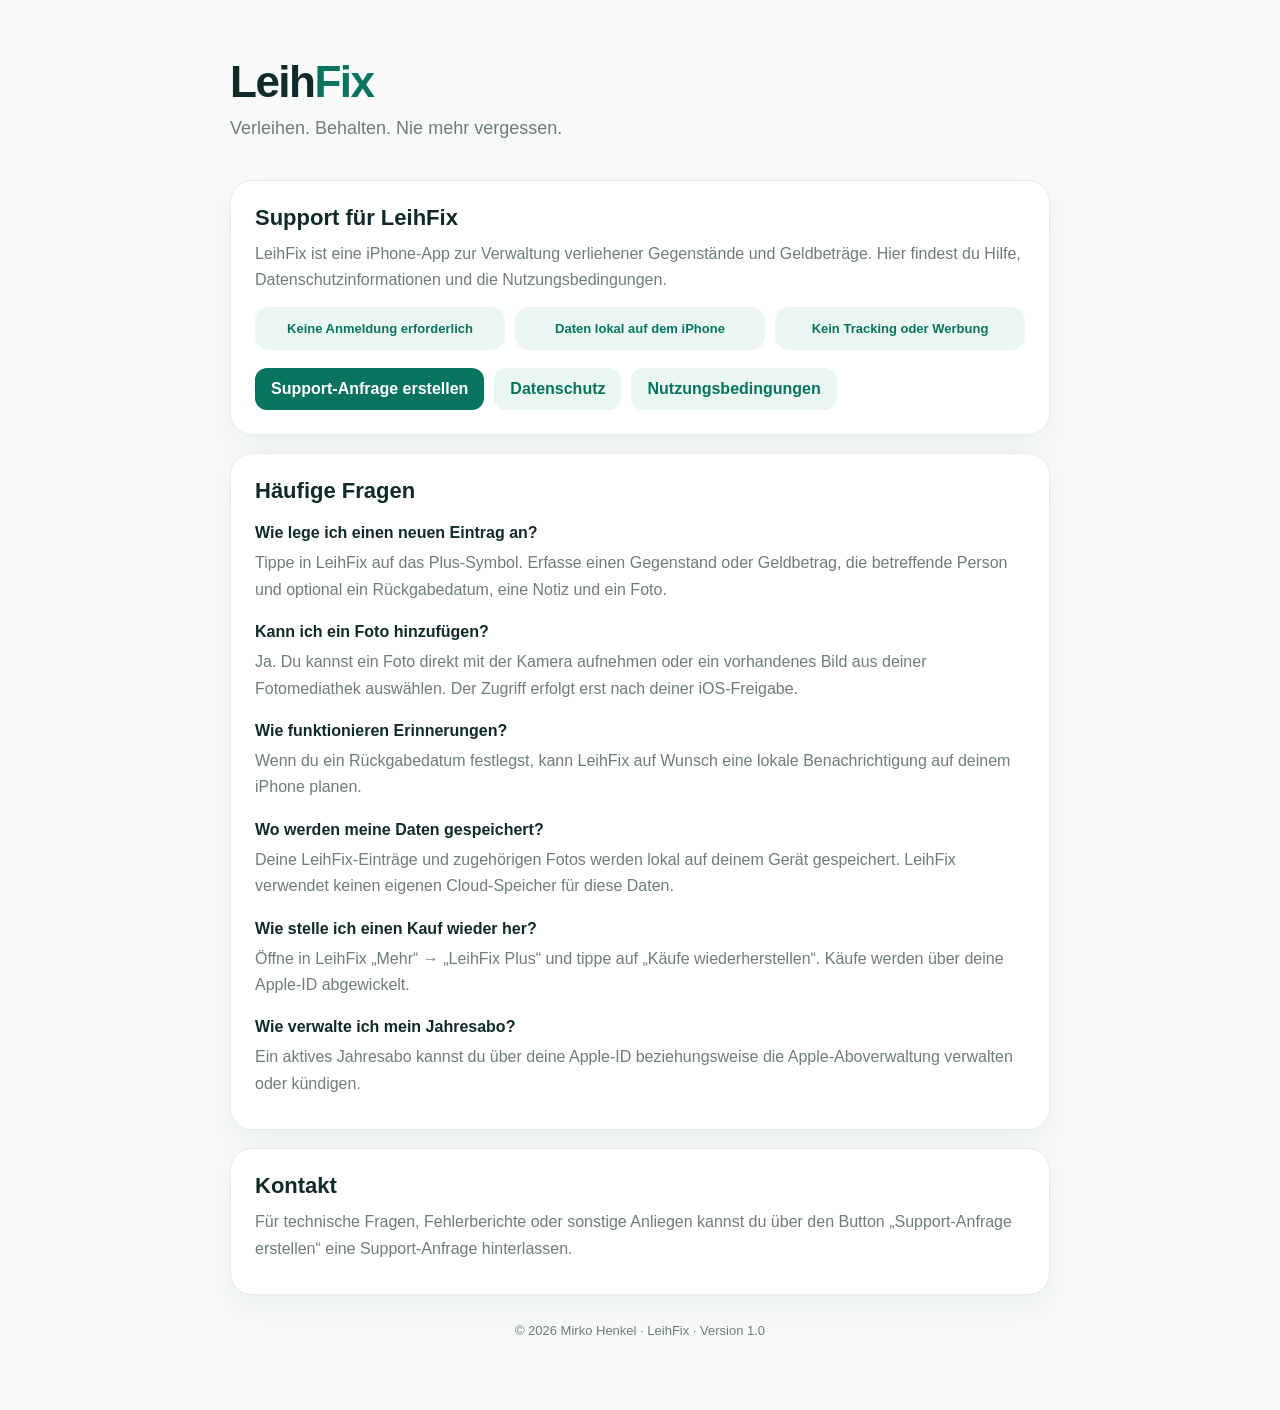
<file: index.html>
<!doctype html>
<html lang="de">
<head>
  <meta charset="utf-8">
  <meta name="viewport" content="width=device-width,initial-scale=1">
  <title>LeihFix – Support</title>
  <meta name="description" content="Offizielle Supportseite für die iPhone-App LeihFix. Hilfe, Datenschutz und Nutzungsbedingungen.">
  <style>
    :root{--green:#08745f;--dark:#102a2a;--muted:#6d7e7a;--mint:#e9f6f2;--border:#e4ece9;--bg:#f7faf9}
    *{box-sizing:border-box}
    body{margin:0;font-family:-apple-system,BlinkMacSystemFont,"Segoe UI",Roboto,Arial,sans-serif;background:var(--bg);color:var(--dark)}
    main{max-width:860px;margin:0 auto;padding:52px 20px 72px}
    .hero{padding:8px 0 18px}
    .brand{font-size:44px;line-height:1;font-weight:900;letter-spacing:-1.5px;margin:0;color:var(--dark)}
    .brand span{color:var(--green)}
    .tag{color:var(--muted);font-size:18px;margin:10px 0 0}
    .card{background:#fff;border:1px solid var(--border);border-radius:22px;padding:24px;margin:18px 0;box-shadow:0 12px 32px rgba(16,42,42,.05)}
    h2{margin:0 0 10px;font-size:22px} h3{margin:20px 0 6px;font-size:16px}
    p{line-height:1.65;color:var(--muted);margin:8px 0}
    a{color:var(--green);font-weight:700;text-decoration:none}
    a:hover{text-decoration:underline}
    .buttons{display:flex;gap:10px;flex-wrap:wrap;margin-top:18px}
    .button{display:inline-block;background:var(--green);color:#fff;padding:12px 16px;border-radius:12px}
    .button.secondary{background:var(--mint);color:var(--green)}
    .facts{display:grid;grid-template-columns:repeat(3,1fr);gap:10px;margin-top:14px}
    .fact{background:var(--mint);border-radius:14px;padding:14px;color:var(--green);font-size:13px;font-weight:800;text-align:center}
    footer{margin-top:28px;color:var(--muted);font-size:13px;text-align:center}
    @media(max-width:620px){.facts{grid-template-columns:1fr}.brand{font-size:38px}}
  </style>
</head>
<body>
<main>
  <header class="hero">
    <h1 class="brand">Leih<span>Fix</span></h1>
    <p class="tag">Verleihen. Behalten. Nie mehr vergessen.</p>
  </header>

  <section class="card">
    <h2>Support für LeihFix</h2>
    <p>LeihFix ist eine iPhone-App zur Verwaltung verliehener Gegenstände und Geldbeträge. Hier findest du Hilfe, Datenschutzinformationen und die Nutzungsbedingungen.</p>
    <div class="facts">
      <div class="fact">Keine Anmeldung erforderlich</div>
      <div class="fact">Daten lokal auf dem iPhone</div>
      <div class="fact">Kein Tracking oder Werbung</div>
    </div>
    <div class="buttons">
      <a class="button" href="https://github.com/ichkaufbeialdi/leihfix-support/issues/new">Support-Anfrage erstellen</a>
      <a class="button secondary" href="datenschutz.html">Datenschutz</a>
      <a class="button secondary" href="nutzungsbedingungen.html">Nutzungsbedingungen</a>
    </div>
  </section>

  <section class="card">
    <h2>Häufige Fragen</h2>
    <h3>Wie lege ich einen neuen Eintrag an?</h3>
    <p>Tippe in LeihFix auf das Plus-Symbol. Erfasse einen Gegenstand oder Geldbetrag, die betreffende Person und optional ein Rückgabedatum, eine Notiz und ein Foto.</p>

    <h3>Kann ich ein Foto hinzufügen?</h3>
    <p>Ja. Du kannst ein Foto direkt mit der Kamera aufnehmen oder ein vorhandenes Bild aus deiner Fotomediathek auswählen. Der Zugriff erfolgt erst nach deiner iOS-Freigabe.</p>

    <h3>Wie funktionieren Erinnerungen?</h3>
    <p>Wenn du ein Rückgabedatum festlegst, kann LeihFix auf Wunsch eine lokale Benachrichtigung auf deinem iPhone planen.</p>

    <h3>Wo werden meine Daten gespeichert?</h3>
    <p>Deine LeihFix-Einträge und zugehörigen Fotos werden lokal auf deinem Gerät gespeichert. LeihFix verwendet keinen eigenen Cloud-Speicher für diese Daten.</p>

    <h3>Wie stelle ich einen Kauf wieder her?</h3>
    <p>Öffne in LeihFix „Mehr“ → „LeihFix Plus“ und tippe auf „Käufe wiederherstellen“. Käufe werden über deine Apple-ID abgewickelt.</p>

    <h3>Wie verwalte ich mein Jahresabo?</h3>
    <p>Ein aktives Jahresabo kannst du über deine Apple-ID beziehungsweise die Apple-Aboverwaltung verwalten oder kündigen.</p>
  </section>

  <section class="card">
    <h2>Kontakt</h2>
    <p>Für technische Fragen, Fehlerberichte oder sonstige Anliegen kannst du über den Button „Support-Anfrage erstellen“ eine Support-Anfrage hinterlassen.</p>
  </section>

  <footer>© 2026 Mirko Henkel · LeihFix · Version 1.0</footer>
</main>
</body>
</html>
</file>
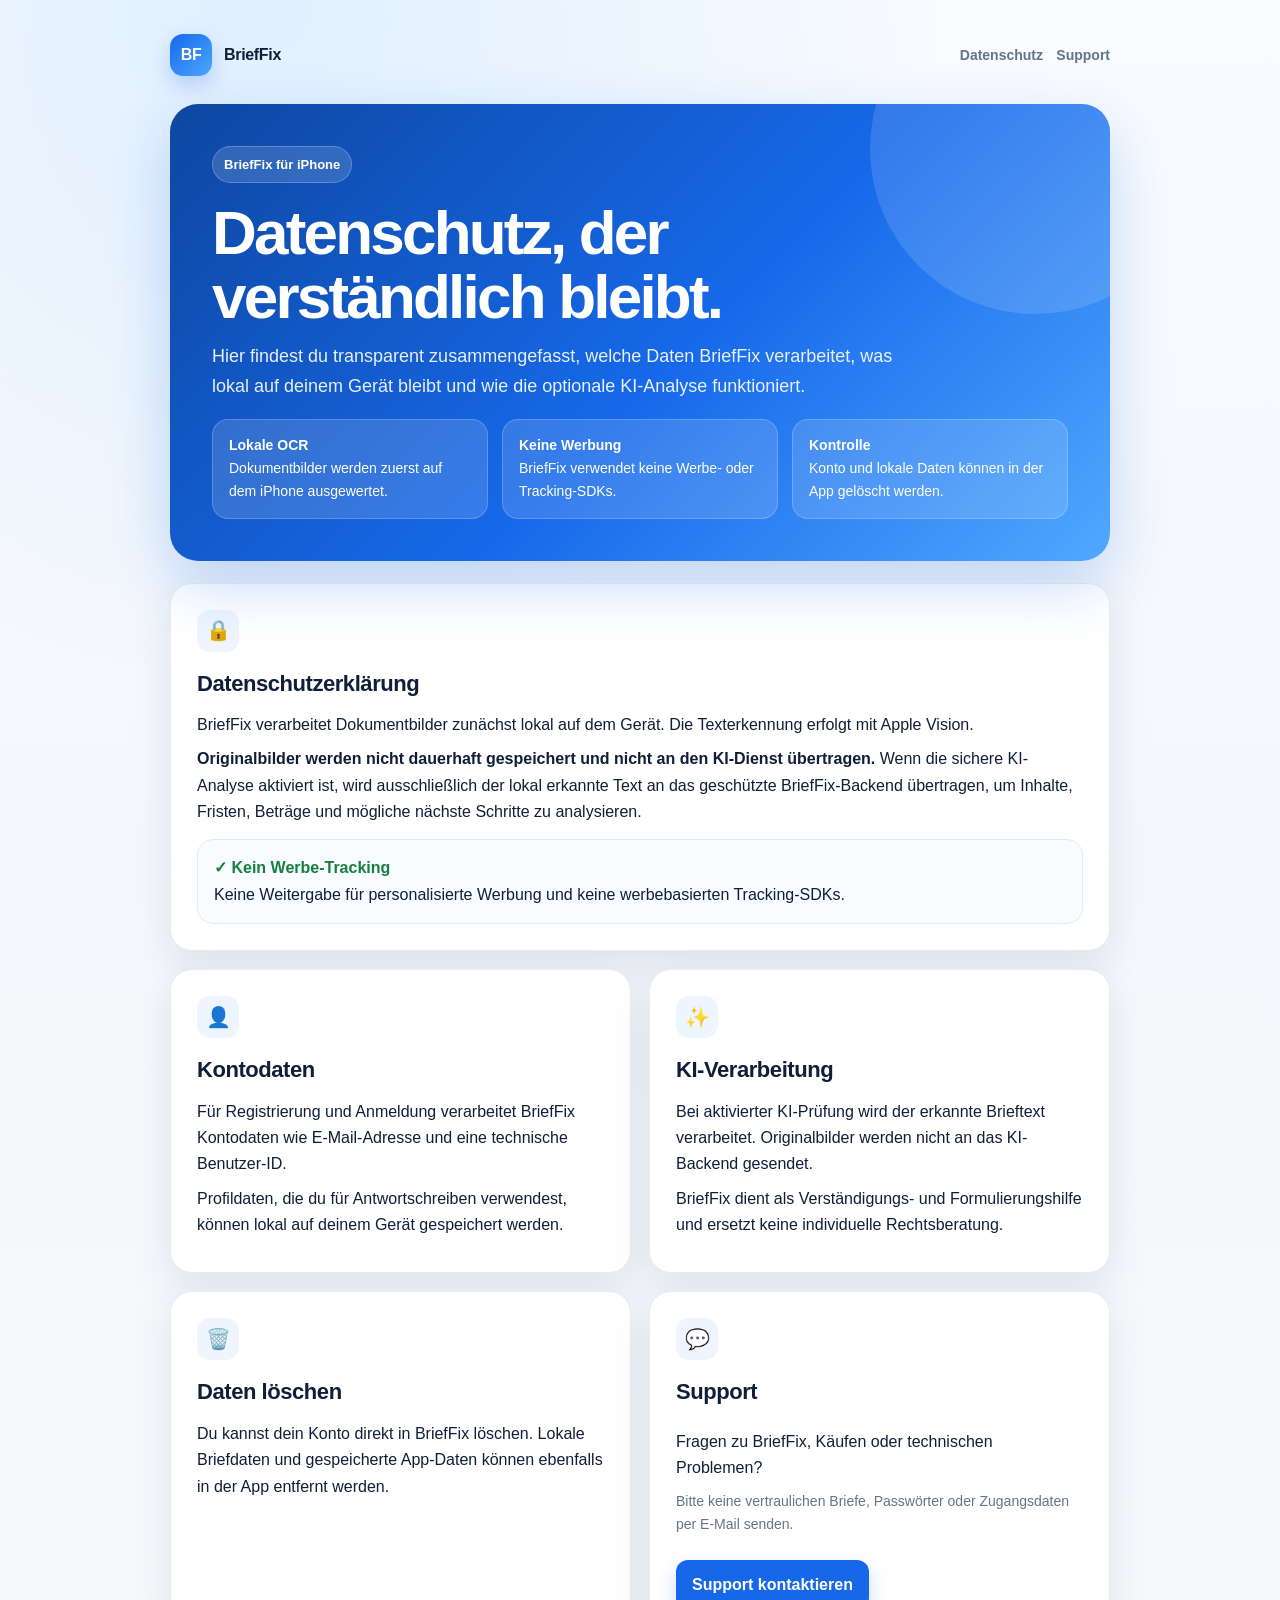
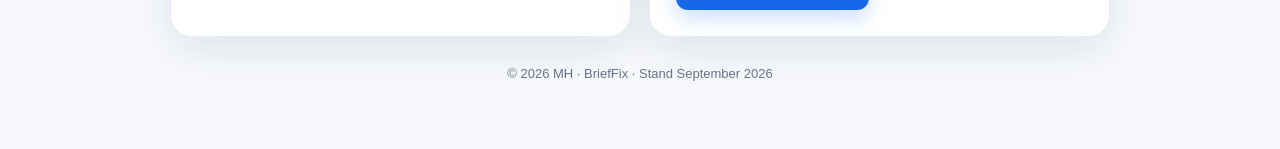
<file: brieffix/index.html>
<!doctype html>
<html lang="de">
<head>
<meta charset="utf-8">
<meta name="viewport" content="width=device-width,initial-scale=1,viewport-fit=cover">
<title>BriefFix – Datenschutz & Support</title>
<meta name="description" content="Datenschutz, KI-Verarbeitung und Support für die iOS-App BriefFix.">
<style>
:root{
  --bg:#f4f7fb;--card:#fff;--text:#0f1f38;--muted:#64748b;--line:#e7edf5;
  --blue:#1668e8;--blue2:#4ca7ff;--soft:#eef5ff;--green:#15803d;--shadow:0 14px 40px rgba(20,48,90,.10)
}
*{box-sizing:border-box}
html{scroll-behavior:smooth}
body{margin:0;font-family:-apple-system,BlinkMacSystemFont,"SF Pro Display","Segoe UI",sans-serif;background:
radial-gradient(circle at 20% 0%,rgba(76,167,255,.14),transparent 34%),
linear-gradient(180deg,#f8fbff 0%,var(--bg) 48%,#f7f9fc 100%);
color:var(--text);line-height:1.65}
.wrap{max-width:980px;margin:0 auto;padding:24px 20px 64px}
.nav{display:flex;align-items:center;justify-content:space-between;gap:16px;padding:10px 0 28px}
.brand{display:flex;align-items:center;gap:12px;font-weight:800;letter-spacing:-.02em}
.logo{width:42px;height:42px;border-radius:13px;display:grid;place-items:center;color:#fff;font-weight:900;
background:linear-gradient(135deg,var(--blue),var(--blue2));box-shadow:0 8px 20px rgba(22,104,232,.25)}
.nav a{color:var(--muted);text-decoration:none;font-weight:600;font-size:14px}
.hero{position:relative;overflow:hidden;border-radius:28px;padding:42px;
background:linear-gradient(135deg,#0d47a1 0%,#1769ea 55%,#51a8ff 100%);color:#fff;box-shadow:0 24px 60px rgba(22,104,232,.24)}
.hero:after{content:"";position:absolute;right:-90px;top:-120px;width:330px;height:330px;border-radius:50%;background:rgba(255,255,255,.13)}
.badge{display:inline-flex;gap:8px;align-items:center;padding:7px 11px;border-radius:999px;background:rgba(255,255,255,.15);
border:1px solid rgba(255,255,255,.22);font-size:13px;font-weight:700}
.hero h1{font-size:clamp(36px,6vw,62px);line-height:1.02;margin:18px 0 14px;letter-spacing:-.045em;max-width:760px}
.hero p{font-size:18px;max-width:700px;margin:0;color:rgba(255,255,255,.9)}
.quick{display:grid;grid-template-columns:repeat(3,1fr);gap:14px;margin:18px 0 0}
.quick .pill{background:rgba(255,255,255,.14);border:1px solid rgba(255,255,255,.2);border-radius:16px;padding:14px 16px;font-size:14px}
.grid{display:grid;grid-template-columns:1fr 1fr;gap:18px;margin-top:22px}
.card{background:var(--card);border:1px solid var(--line);border-radius:22px;padding:26px;box-shadow:var(--shadow)}
.card.wide{grid-column:1/-1}
.icon{width:42px;height:42px;border-radius:13px;background:var(--soft);display:grid;place-items:center;font-size:20px;margin-bottom:14px}
h2{font-size:22px;margin:0 0 10px;letter-spacing:-.02em}
h3{font-size:16px;margin:18px 0 6px}
p{margin:8px 0}
ul{padding-left:20px;margin:10px 0}
li{margin:5px 0}
.note{background:#f8fbff;border:1px solid #dcecff;border-radius:16px;padding:15px 16px;margin-top:14px}
.good{color:var(--green);font-weight:700}
.contact{display:flex;align-items:center;justify-content:space-between;gap:16px;flex-wrap:wrap}
.button{display:inline-flex;align-items:center;justify-content:center;padding:12px 16px;border-radius:12px;background:var(--blue);color:#fff;
text-decoration:none;font-weight:800;box-shadow:0 8px 20px rgba(22,104,232,.22)}
.meta{color:var(--muted);font-size:14px}
footer{margin-top:26px;text-align:center;color:var(--muted);font-size:13px}
@media(max-width:760px){
  .wrap{padding:16px 14px 44px}.hero{padding:28px 22px;border-radius:22px}.grid{grid-template-columns:1fr}.card.wide{grid-column:auto}
  .quick{grid-template-columns:1fr}.nav>div:last-child{display:none}
}
</style>
</head>
<body>
<div class="wrap">
  <nav class="nav">
    <div class="brand"><div class="logo">BF</div><div>BriefFix</div></div>
    <div><a href="#datenschutz">Datenschutz</a>&nbsp;&nbsp;&nbsp;<a href="#support">Support</a></div>
  </nav>

  <section class="hero">
    <span class="badge">BriefFix für iPhone</span>
    <h1>Datenschutz, der verständlich bleibt.</h1>
    <p>Hier findest du transparent zusammengefasst, welche Daten BriefFix verarbeitet, was lokal auf deinem Gerät bleibt und wie die optionale KI-Analyse funktioniert.</p>
    <div class="quick">
      <div class="pill"><strong>Lokale OCR</strong><br>Dokumentbilder werden zuerst auf dem iPhone ausgewertet.</div>
      <div class="pill"><strong>Keine Werbung</strong><br>BriefFix verwendet keine Werbe- oder Tracking-SDKs.</div>
      <div class="pill"><strong>Kontrolle</strong><br>Konto und lokale Daten können in der App gelöscht werden.</div>
    </div>
  </section>

  <div class="grid">
    <section class="card wide" id="datenschutz">
      <div class="icon">🔒</div>
      <h2>Datenschutzerklärung</h2>
      <p>BriefFix verarbeitet Dokumentbilder zunächst lokal auf dem Gerät. Die Texterkennung erfolgt mit Apple Vision.</p>
      <p><strong>Originalbilder werden nicht dauerhaft gespeichert und nicht an den KI-Dienst übertragen.</strong> Wenn die sichere KI-Analyse aktiviert ist, wird ausschließlich der lokal erkannte Text an das geschützte BriefFix-Backend übertragen, um Inhalte, Fristen, Beträge und mögliche nächste Schritte zu analysieren.</p>
      <div class="note">
        <span class="good">✓ Kein Werbe-Tracking</span><br>
        Keine Weitergabe für personalisierte Werbung und keine werbebasierten Tracking-SDKs.
      </div>
    </section>

    <section class="card">
      <div class="icon">👤</div>
      <h2>Kontodaten</h2>
      <p>Für Registrierung und Anmeldung verarbeitet BriefFix Kontodaten wie E-Mail-Adresse und eine technische Benutzer-ID.</p>
      <p>Profildaten, die du für Antwortschreiben verwendest, können lokal auf deinem Gerät gespeichert werden.</p>
    </section>

    <section class="card">
      <div class="icon">✨</div>
      <h2>KI-Verarbeitung</h2>
      <p>Bei aktivierter KI-Prüfung wird der erkannte Brieftext verarbeitet. Originalbilder werden nicht an das KI-Backend gesendet.</p>
      <p>BriefFix dient als Verständigungs- und Formulierungshilfe und ersetzt keine individuelle Rechtsberatung.</p>
    </section>

    <section class="card">
      <div class="icon">🗑️</div>
      <h2>Daten löschen</h2>
      <p>Du kannst dein Konto direkt in BriefFix löschen. Lokale Briefdaten und gespeicherte App-Daten können ebenfalls in der App entfernt werden.</p>
    </section>

    <section class="card" id="support">
      <div class="icon">💬</div>
      <h2>Support</h2>
      <div class="contact">
        <div>
          <p>Fragen zu BriefFix, Käufen oder technischen Problemen?</p>
          <p class="meta">Bitte keine vertraulichen Briefe, Passwörter oder Zugangsdaten per E-Mail senden.</p>
        </div>
        <a class="button" href="mailto:ichkaufbeialdi@gmail.com">Support kontaktieren</a>
      </div>
    </section>
  </div>

  <footer>© 2026 MH · BriefFix · Stand September 2026</footer>
</div>
</body>
</html>
</file>
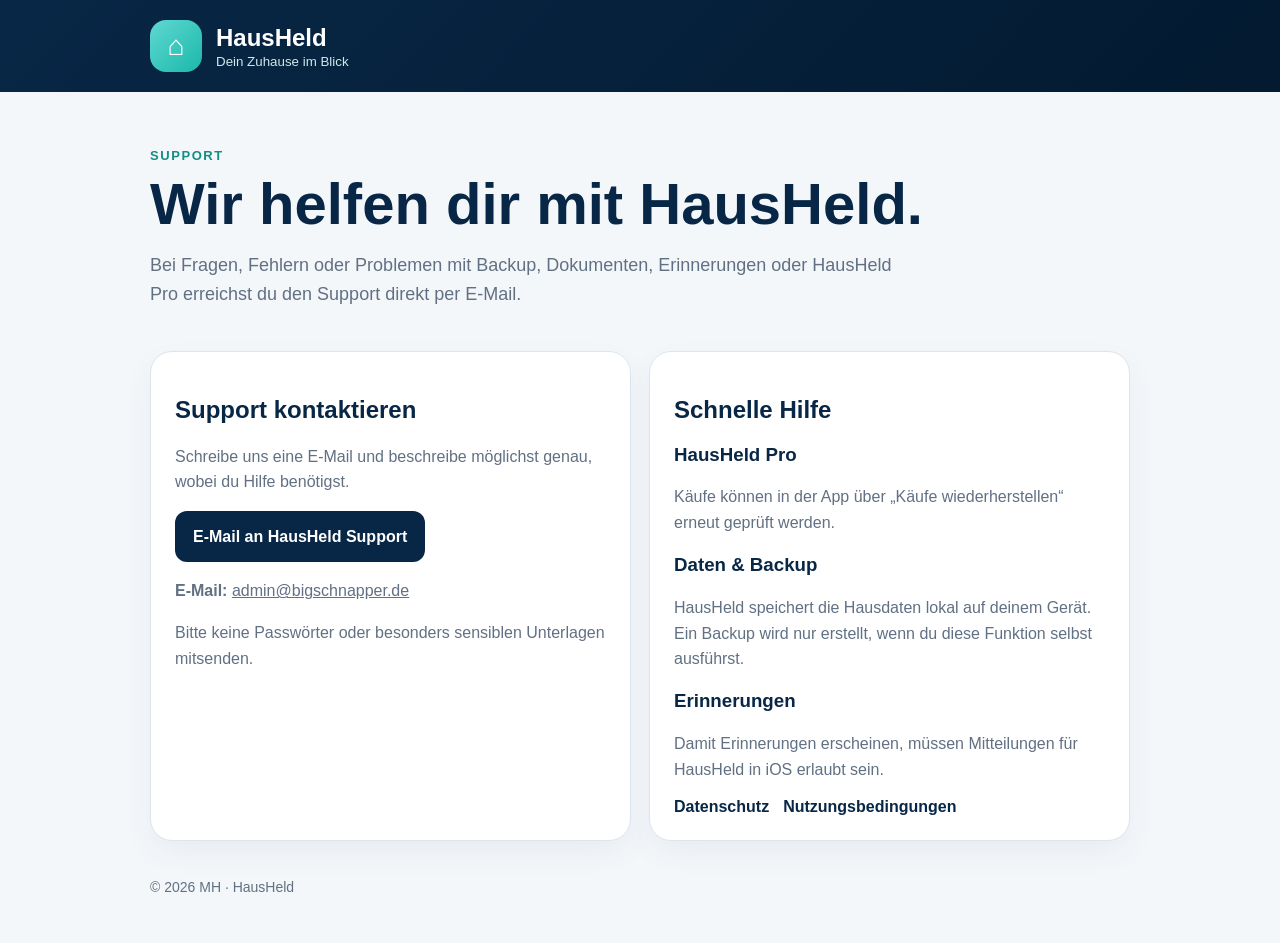
<file: hausheld/index.html>
<!doctype html>
<html lang="de"><head><meta charset="utf-8"><meta name="viewport" content="width=device-width,initial-scale=1">
<title>HausHeld Support</title><meta name="description" content="Support für die HausHeld iPhone-App.">
<link rel="stylesheet" href="./hausheld.css"></head>
<body><header class="top"><div class="wrap"><a class="brand" href="./support.html"><span class="mark">⌂</span><span><b>HausHeld</b><small>Dein Zuhause im Blick</small></span></a></div></header>
<main class="wrap"><section class="hero"><span class="eyebrow">Support</span><h1>Wir helfen dir mit HausHeld.</h1><p>Bei Fragen, Fehlern oder Problemen mit Backup, Dokumenten, Erinnerungen oder HausHeld Pro erreichst du den Support direkt per E-Mail.</p></section>
<div class="grid"><section class="card"><h2>Support kontaktieren</h2><p>Schreibe uns eine E-Mail und beschreibe möglichst genau, wobei du Hilfe benötigst.</p><p><a class="btn primary" href="mailto:admin@bigschnapper.de?subject=HausHeld%20Support">E-Mail an HausHeld Support</a></p><p><strong>E-Mail:</strong> <a href="mailto:admin@bigschnapper.de">admin@bigschnapper.de</a></p><p class="muted">Bitte keine Passwörter oder besonders sensiblen Unterlagen mitsenden.</p></section>
<section class="card"><h2>Schnelle Hilfe</h2><h3>HausHeld Pro</h3><p>Käufe können in der App über „Käufe wiederherstellen“ erneut geprüft werden.</p><h3>Daten & Backup</h3><p>HausHeld speichert die Hausdaten lokal auf deinem Gerät. Ein Backup wird nur erstellt, wenn du diese Funktion selbst ausführst.</p><h3>Erinnerungen</h3><p>Damit Erinnerungen erscheinen, müssen Mitteilungen für HausHeld in iOS erlaubt sein.</p><div class="links"><a href="./datenschutz.html">Datenschutz</a><a href="./nutzungsbedingungen.html">Nutzungsbedingungen</a></div></section></div></main>
<footer><div class="wrap">© 2026 MH · HausHeld</div></footer></body></html>
</file>
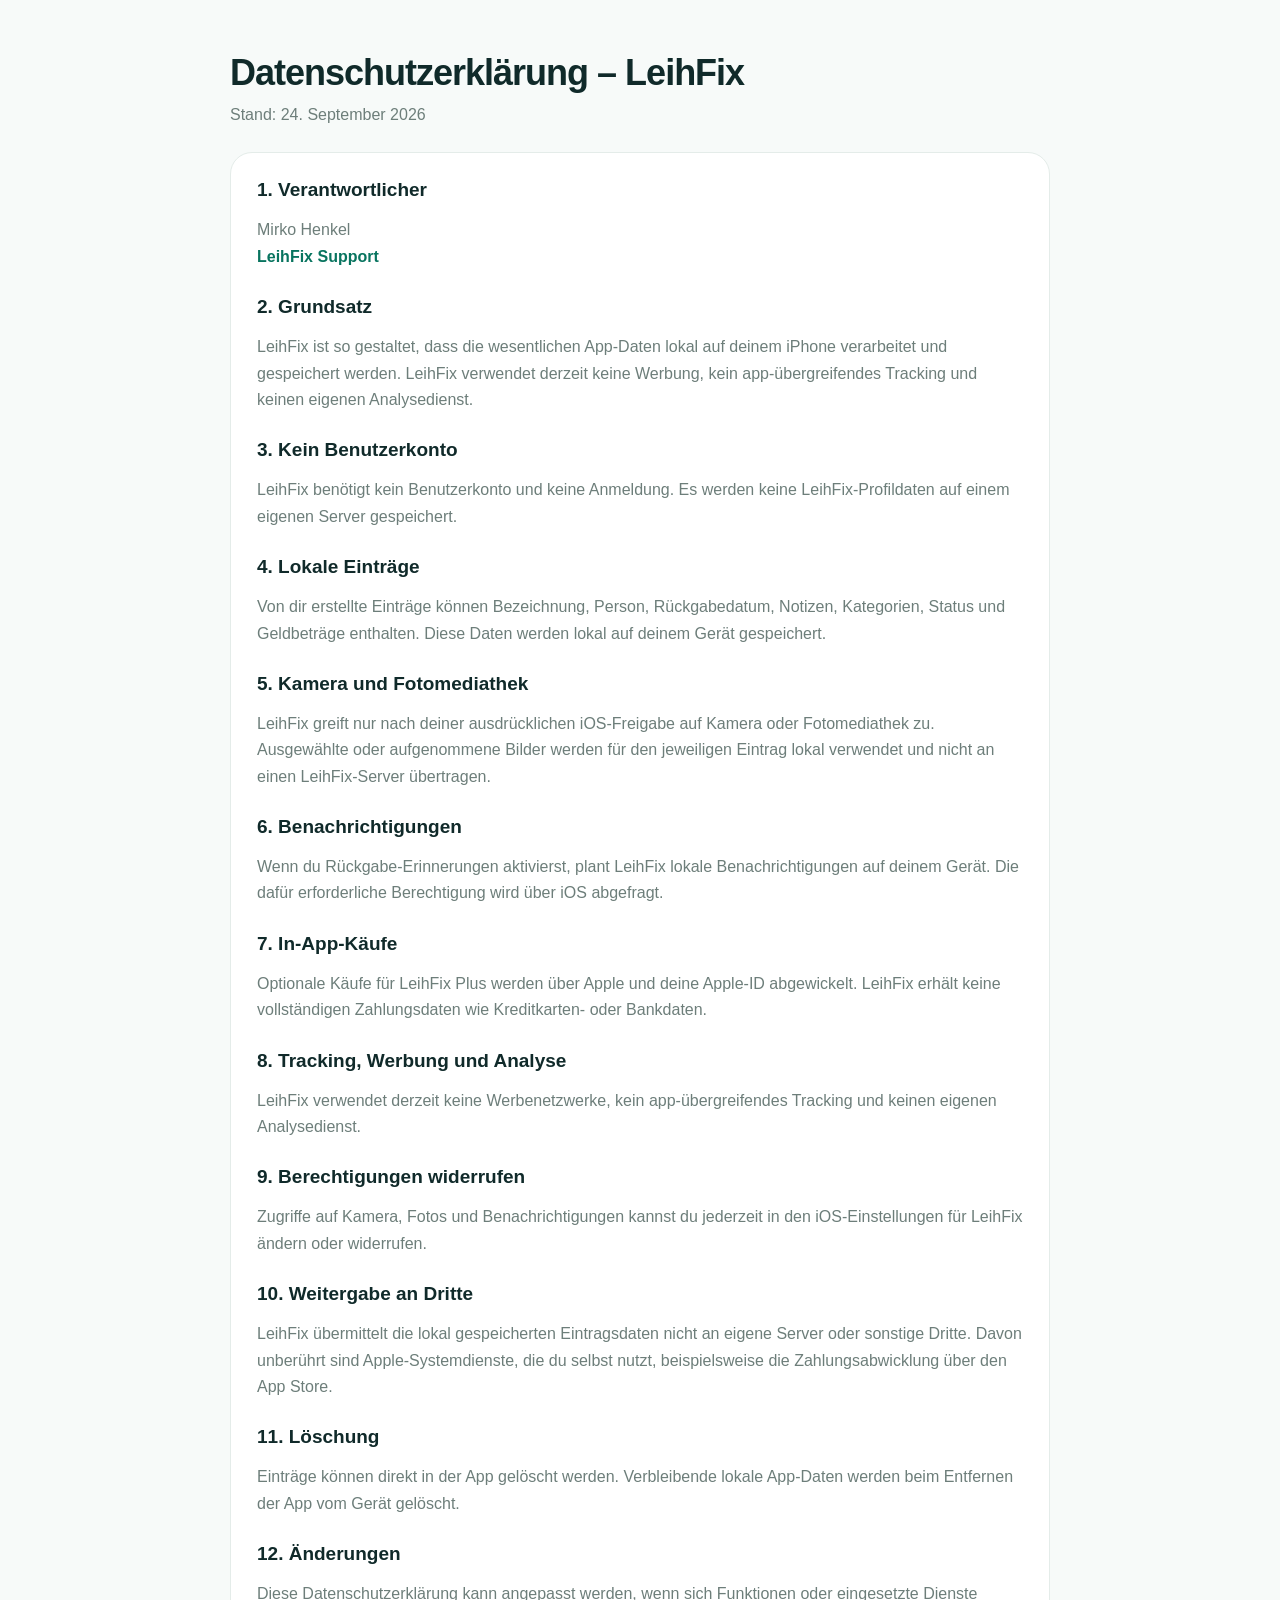
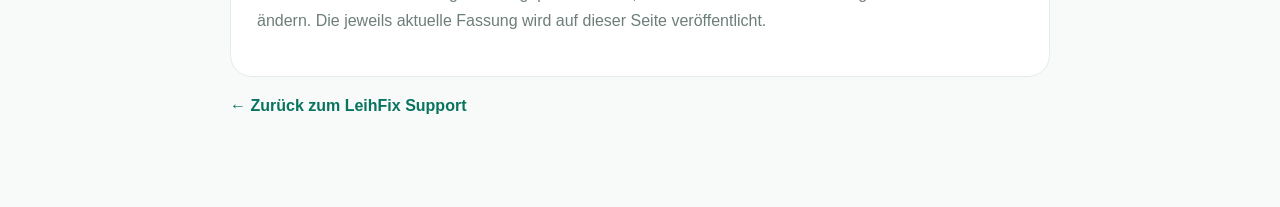
<file: datenschutz.html>
<!doctype html>
<html lang="de">
<head>
  <meta charset="utf-8">
  <meta name="viewport" content="width=device-width,initial-scale=1">
  <title>LeihFix – Datenschutzerklärung</title>
  <meta name="description" content="Datenschutzerklärung für die iPhone-App LeihFix.">
  <style>
    :root{--green:#08745f;--dark:#102a2a;--muted:#6d7e7a;--border:#e4ece9;--bg:#f7faf9}
    *{box-sizing:border-box}
    body{margin:0;font-family:-apple-system,BlinkMacSystemFont,"Segoe UI",Roboto,Arial,sans-serif;background:var(--bg);color:var(--dark)}
    main{max-width:860px;margin:0 auto;padding:52px 20px 72px}
    h1{font-size:36px;letter-spacing:-1px;margin:0;color:var(--dark)}
    .sub{color:var(--muted);margin:8px 0 24px}
    .card{background:#fff;border:1px solid var(--border);border-radius:22px;padding:26px}
    h2{font-size:19px;margin:26px 0 7px}
    h2:first-child{margin-top:0}
    p{line-height:1.65;color:var(--muted)}
    a{color:var(--green);font-weight:700;text-decoration:none}
    a:hover{text-decoration:underline}
  </style>
</head>
<body>
<main>
  <h1>Datenschutzerklärung – LeihFix</h1>
  <p class="sub">Stand: 24. September 2026</p>

  <section class="card">
    <h2>1. Verantwortlicher</h2>
    <p>Mirko Henkel<br><a href="index.html">LeihFix Support</a></p>

    <h2>2. Grundsatz</h2>
    <p>LeihFix ist so gestaltet, dass die wesentlichen App-Daten lokal auf deinem iPhone verarbeitet und gespeichert werden. LeihFix verwendet derzeit keine Werbung, kein app-übergreifendes Tracking und keinen eigenen Analysedienst.</p>

    <h2>3. Kein Benutzerkonto</h2>
    <p>LeihFix benötigt kein Benutzerkonto und keine Anmeldung. Es werden keine LeihFix-Profildaten auf einem eigenen Server gespeichert.</p>

    <h2>4. Lokale Einträge</h2>
    <p>Von dir erstellte Einträge können Bezeichnung, Person, Rückgabedatum, Notizen, Kategorien, Status und Geldbeträge enthalten. Diese Daten werden lokal auf deinem Gerät gespeichert.</p>

    <h2>5. Kamera und Fotomediathek</h2>
    <p>LeihFix greift nur nach deiner ausdrücklichen iOS-Freigabe auf Kamera oder Fotomediathek zu. Ausgewählte oder aufgenommene Bilder werden für den jeweiligen Eintrag lokal verwendet und nicht an einen LeihFix-Server übertragen.</p>

    <h2>6. Benachrichtigungen</h2>
    <p>Wenn du Rückgabe-Erinnerungen aktivierst, plant LeihFix lokale Benachrichtigungen auf deinem Gerät. Die dafür erforderliche Berechtigung wird über iOS abgefragt.</p>

    <h2>7. In-App-Käufe</h2>
    <p>Optionale Käufe für LeihFix Plus werden über Apple und deine Apple-ID abgewickelt. LeihFix erhält keine vollständigen Zahlungsdaten wie Kreditkarten- oder Bankdaten.</p>

    <h2>8. Tracking, Werbung und Analyse</h2>
    <p>LeihFix verwendet derzeit keine Werbenetzwerke, kein app-übergreifendes Tracking und keinen eigenen Analysedienst.</p>

    <h2>9. Berechtigungen widerrufen</h2>
    <p>Zugriffe auf Kamera, Fotos und Benachrichtigungen kannst du jederzeit in den iOS-Einstellungen für LeihFix ändern oder widerrufen.</p>

    <h2>10. Weitergabe an Dritte</h2>
    <p>LeihFix übermittelt die lokal gespeicherten Eintragsdaten nicht an eigene Server oder sonstige Dritte. Davon unberührt sind Apple-Systemdienste, die du selbst nutzt, beispielsweise die Zahlungsabwicklung über den App Store.</p>

    <h2>11. Löschung</h2>
    <p>Einträge können direkt in der App gelöscht werden. Verbleibende lokale App-Daten werden beim Entfernen der App vom Gerät gelöscht.</p>

    <h2>12. Änderungen</h2>
    <p>Diese Datenschutzerklärung kann angepasst werden, wenn sich Funktionen oder eingesetzte Dienste ändern. Die jeweils aktuelle Fassung wird auf dieser Seite veröffentlicht.</p>
  </section>

  <p><a href="index.html">← Zurück zum LeihFix Support</a></p>
</main>
</body>
</html>
</file>
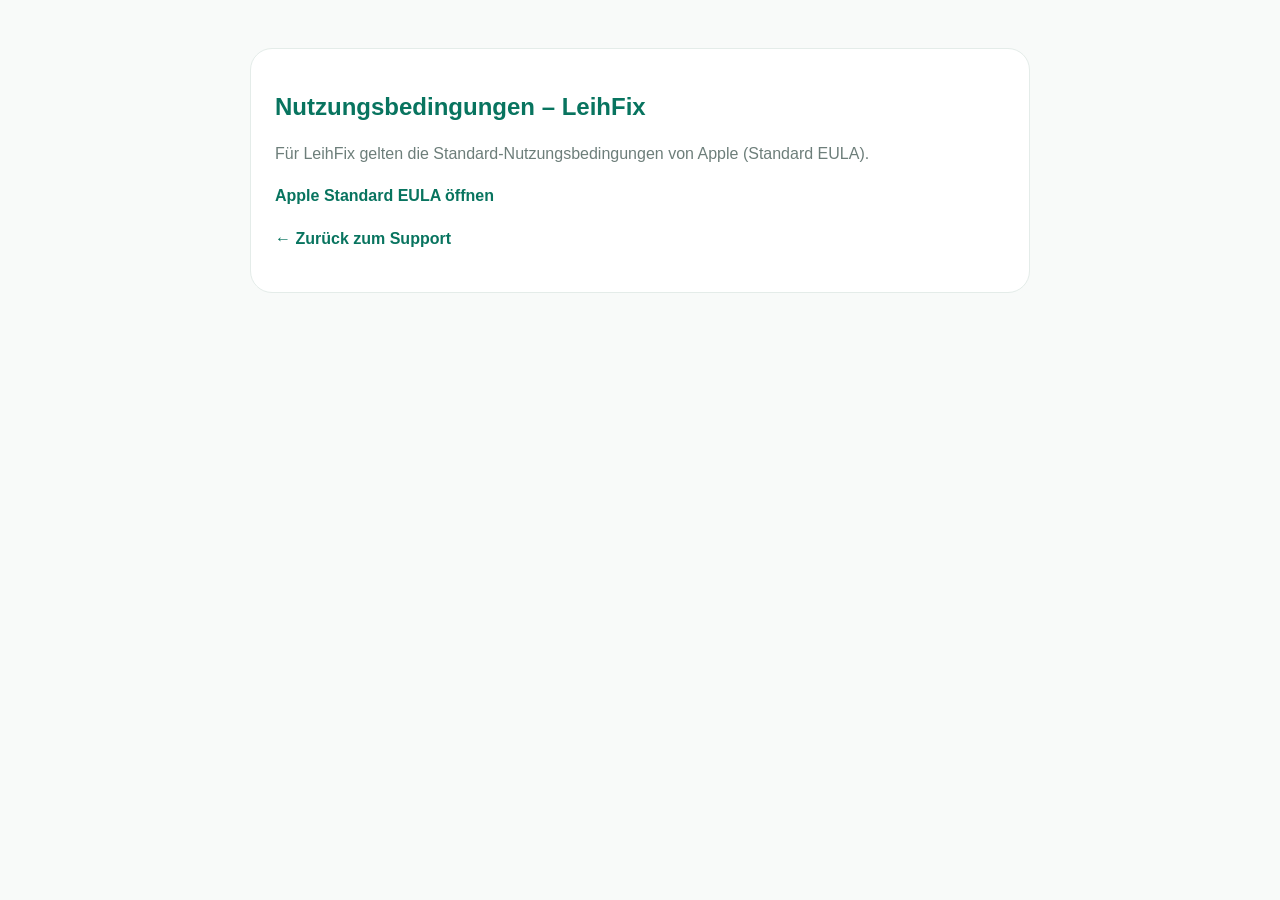
<file: nutzungsbedingungen.html>
<!doctype html>
<html lang="de">
<head>
  <meta charset="utf-8">
  <meta name="viewport" content="width=device-width,initial-scale=1">
  <title>LeihFix Nutzungsbedingungen</title>
  <style>
    :root{--green:#08745f;--dark:#102a2a;--muted:#6d7e7a;--border:#e4ece9;--bg:#f8faf9}
    *{box-sizing:border-box}
    body{margin:0;font-family:-apple-system,BlinkMacSystemFont,"Segoe UI",sans-serif;background:var(--bg);color:var(--dark)}
    main{max-width:820px;margin:0 auto;padding:48px 20px 72px}
    .card{background:#fff;border:1px solid var(--border);border-radius:22px;padding:24px}
    h1{color:var(--green)}
    p{line-height:1.65;color:var(--muted)}
    a{color:var(--green);font-weight:700;text-decoration:none}
  </style>
</head>
<body>
<main>
  <section class="card">
    <h1>Nutzungsbedingungen – LeihFix</h1>
    <p>Für LeihFix gelten die Standard-Nutzungsbedingungen von Apple (Standard EULA).</p>
    <p><a href="https://www.apple.com/legal/internet-services/itunes/dev/stdeula/">Apple Standard EULA öffnen</a></p>
    <p><a href="index.html">← Zurück zum Support</a></p>
  </section>
</main>
</body>
</html>
</file>
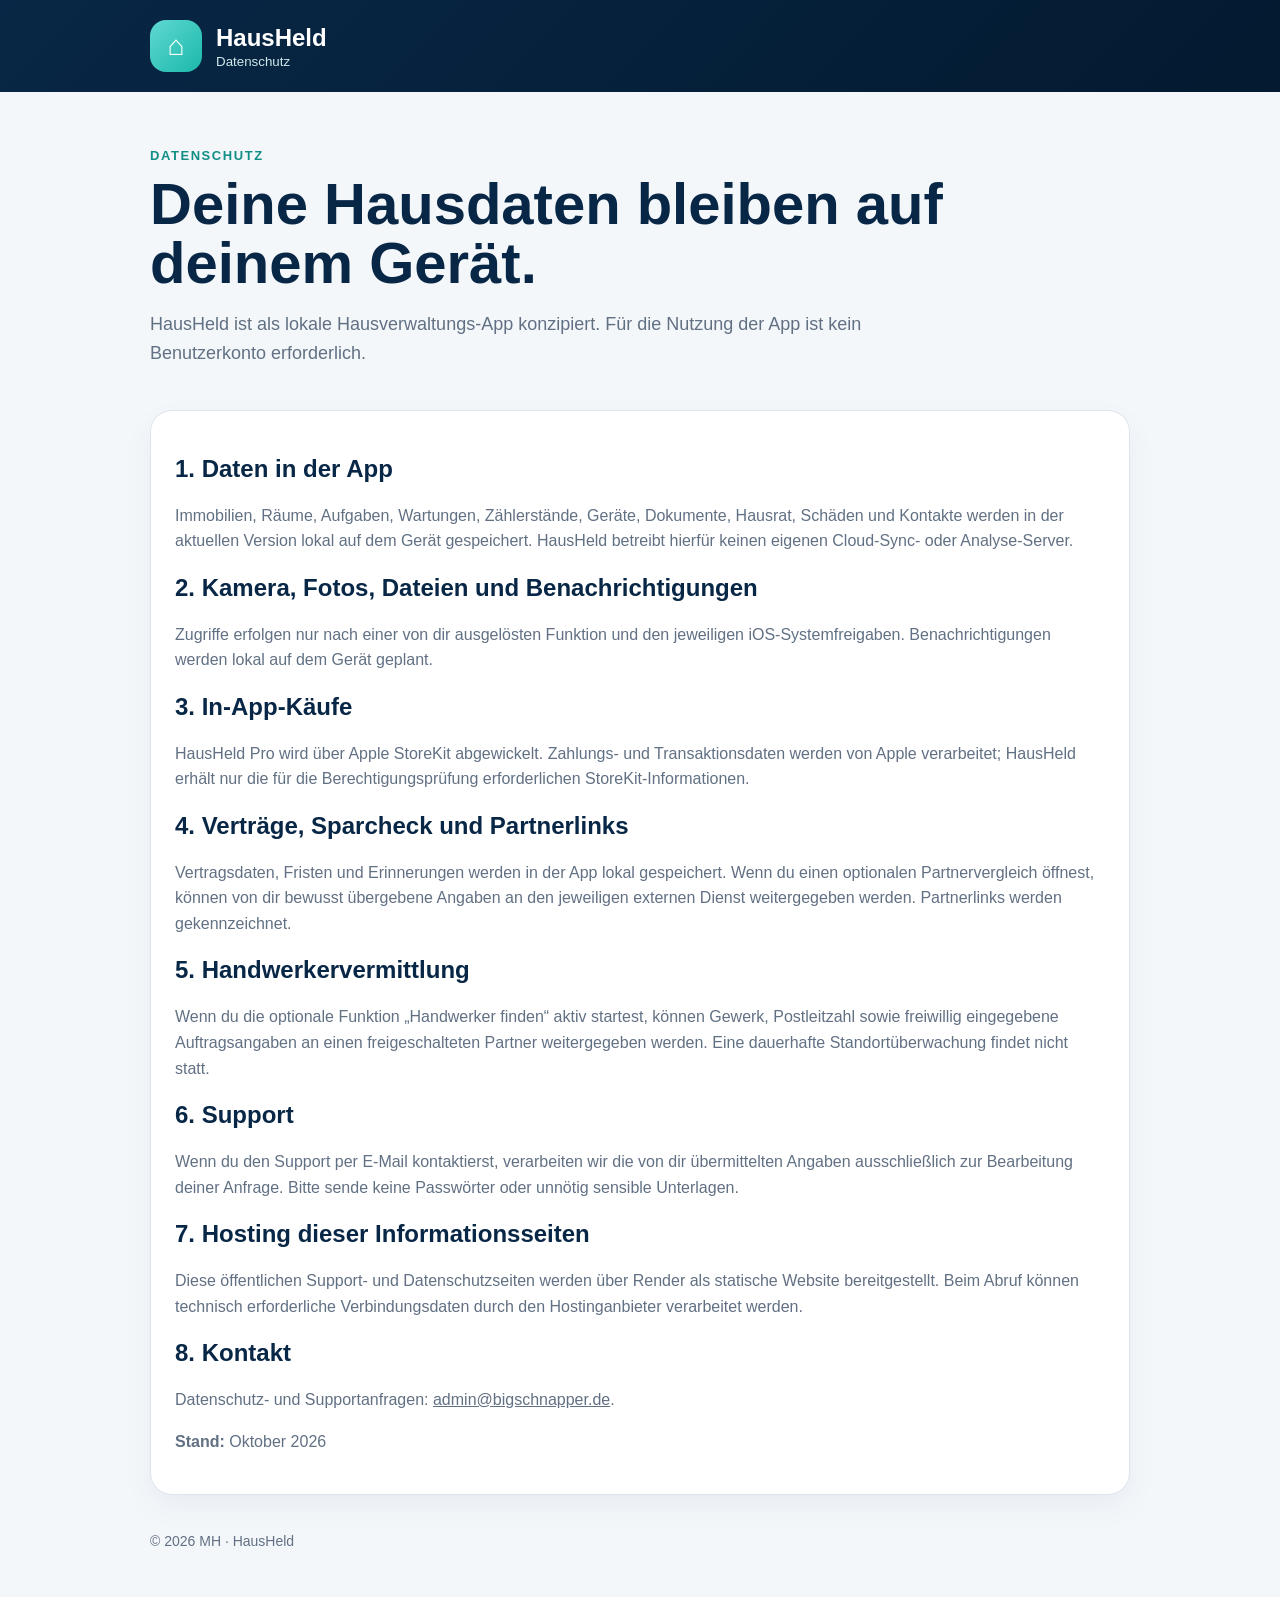
<file: hausheld/datenschutz.html>
<!doctype html>
<html lang="de"><head><meta charset="utf-8"><meta name="viewport" content="width=device-width,initial-scale=1"><title>HausHeld Datenschutz</title><link rel="stylesheet" href="./hausheld.css"></head>
<body><header class="top"><div class="wrap"><a class="brand" href="./support.html"><span class="mark">⌂</span><span><b>HausHeld</b><small>Datenschutz</small></span></a></div></header>
<main class="wrap"><section class="hero"><span class="eyebrow">Datenschutz</span><h1>Deine Hausdaten bleiben auf deinem Gerät.</h1><p>HausHeld ist als lokale Hausverwaltungs-App konzipiert. Für die Nutzung der App ist kein Benutzerkonto erforderlich.</p></section>
<section class="card"><h2>1. Daten in der App</h2><p>Immobilien, Räume, Aufgaben, Wartungen, Zählerstände, Geräte, Dokumente, Hausrat, Schäden und Kontakte werden in der aktuellen Version lokal auf dem Gerät gespeichert. HausHeld betreibt hierfür keinen eigenen Cloud-Sync- oder Analyse-Server.</p>
<h2>2. Kamera, Fotos, Dateien und Benachrichtigungen</h2><p>Zugriffe erfolgen nur nach einer von dir ausgelösten Funktion und den jeweiligen iOS-Systemfreigaben. Benachrichtigungen werden lokal auf dem Gerät geplant.</p>
<h2>3. In-App-Käufe</h2><p>HausHeld Pro wird über Apple StoreKit abgewickelt. Zahlungs- und Transaktionsdaten werden von Apple verarbeitet; HausHeld erhält nur die für die Berechtigungsprüfung erforderlichen StoreKit-Informationen.</p>
<h2>4. Verträge, Sparcheck und Partnerlinks</h2><p>Vertragsdaten, Fristen und Erinnerungen werden in der App lokal gespeichert. Wenn du einen optionalen Partnervergleich öffnest, können von dir bewusst übergebene Angaben an den jeweiligen externen Dienst weitergegeben werden. Partnerlinks werden gekennzeichnet.</p>
<h2>5. Handwerkervermittlung</h2><p>Wenn du die optionale Funktion „Handwerker finden“ aktiv startest, können Gewerk, Postleitzahl sowie freiwillig eingegebene Auftragsangaben an einen freigeschalteten Partner weitergegeben werden. Eine dauerhafte Standortüberwachung findet nicht statt.</p>
<h2>6. Support</h2><p>Wenn du den Support per E-Mail kontaktierst, verarbeiten wir die von dir übermittelten Angaben ausschließlich zur Bearbeitung deiner Anfrage. Bitte sende keine Passwörter oder unnötig sensible Unterlagen.</p>
<h2>7. Hosting dieser Informationsseiten</h2><p>Diese öffentlichen Support- und Datenschutzseiten werden über Render als statische Website bereitgestellt. Beim Abruf können technisch erforderliche Verbindungsdaten durch den Hostinganbieter verarbeitet werden.</p>
<h2>8. Kontakt</h2><p>Datenschutz- und Supportanfragen: <a href="mailto:admin@bigschnapper.de">admin@bigschnapper.de</a>.</p><p><strong>Stand:</strong> Oktober 2026</p></section></main>
<footer><div class="wrap">© 2026 MH · HausHeld</div></footer></body></html>
</file>
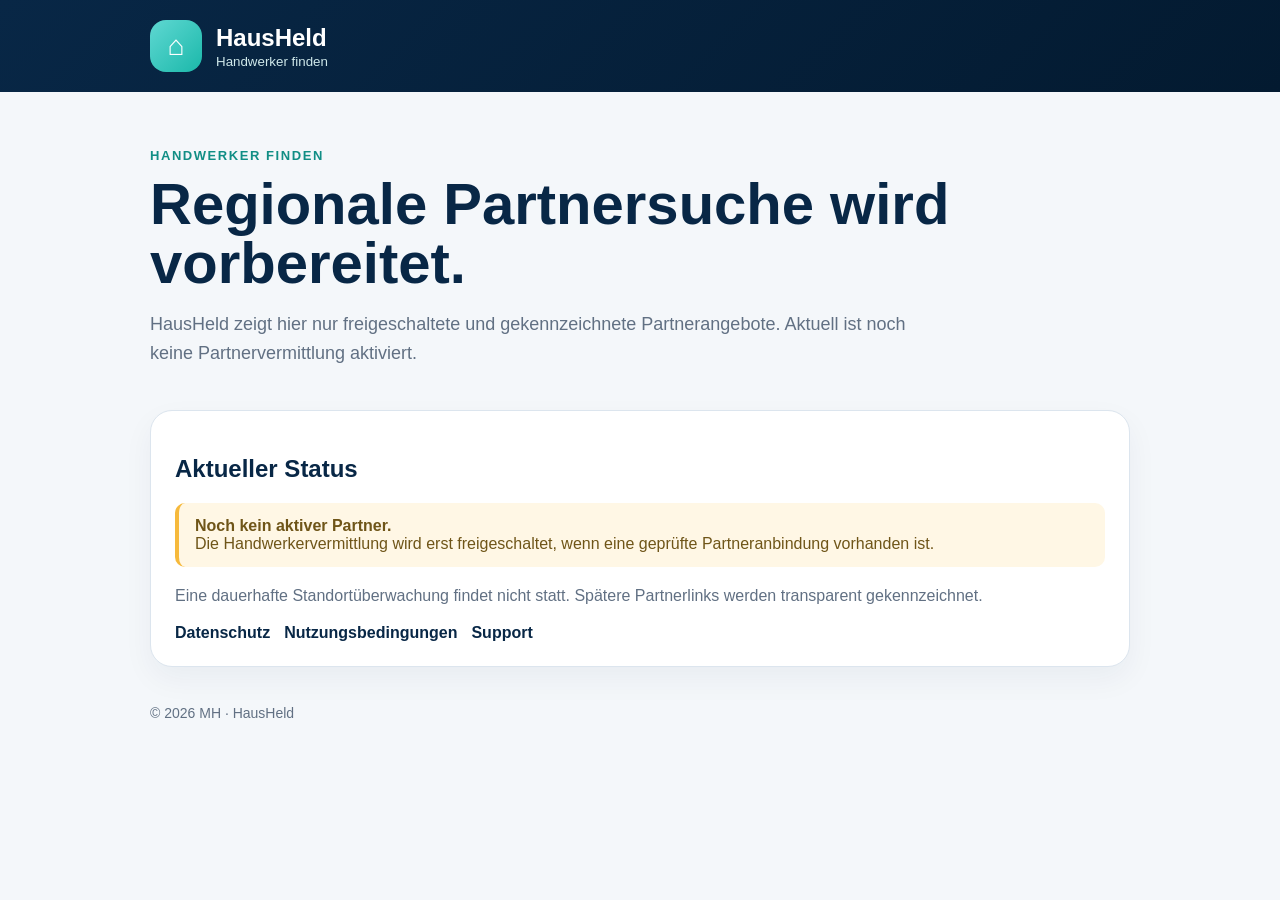
<file: hausheld/handwerker.html>
<!doctype html>
<html lang="de"><head><meta charset="utf-8"><meta name="viewport" content="width=device-width,initial-scale=1"><title>HausHeld – Handwerker finden</title><link rel="stylesheet" href="./hausheld.css"></head>
<body><header class="top"><div class="wrap"><a class="brand" href="./"><span class="mark">⌂</span><span><b>HausHeld</b><small>Handwerker finden</small></span></a></div></header>
<main class="wrap"><section class="hero"><span class="eyebrow">Handwerker finden</span><h1>Regionale Partnersuche wird vorbereitet.</h1><p>HausHeld zeigt hier nur freigeschaltete und gekennzeichnete Partnerangebote. Aktuell ist noch keine Partnervermittlung aktiviert.</p></section>
<section class="card"><h2>Aktueller Status</h2><div class="notice warning"><strong>Noch kein aktiver Partner.</strong><br>Die Handwerkervermittlung wird erst freigeschaltet, wenn eine geprüfte Partneranbindung vorhanden ist.</div><p>Eine dauerhafte Standortüberwachung findet nicht statt. Spätere Partnerlinks werden transparent gekennzeichnet.</p><div class="links"><a href="./datenschutz.html">Datenschutz</a><a href="./nutzungsbedingungen.html">Nutzungsbedingungen</a><a href="./">Support</a></div></section></main>
<footer><div class="wrap">© 2026 MH · HausHeld</div></footer></body></html>
</file>
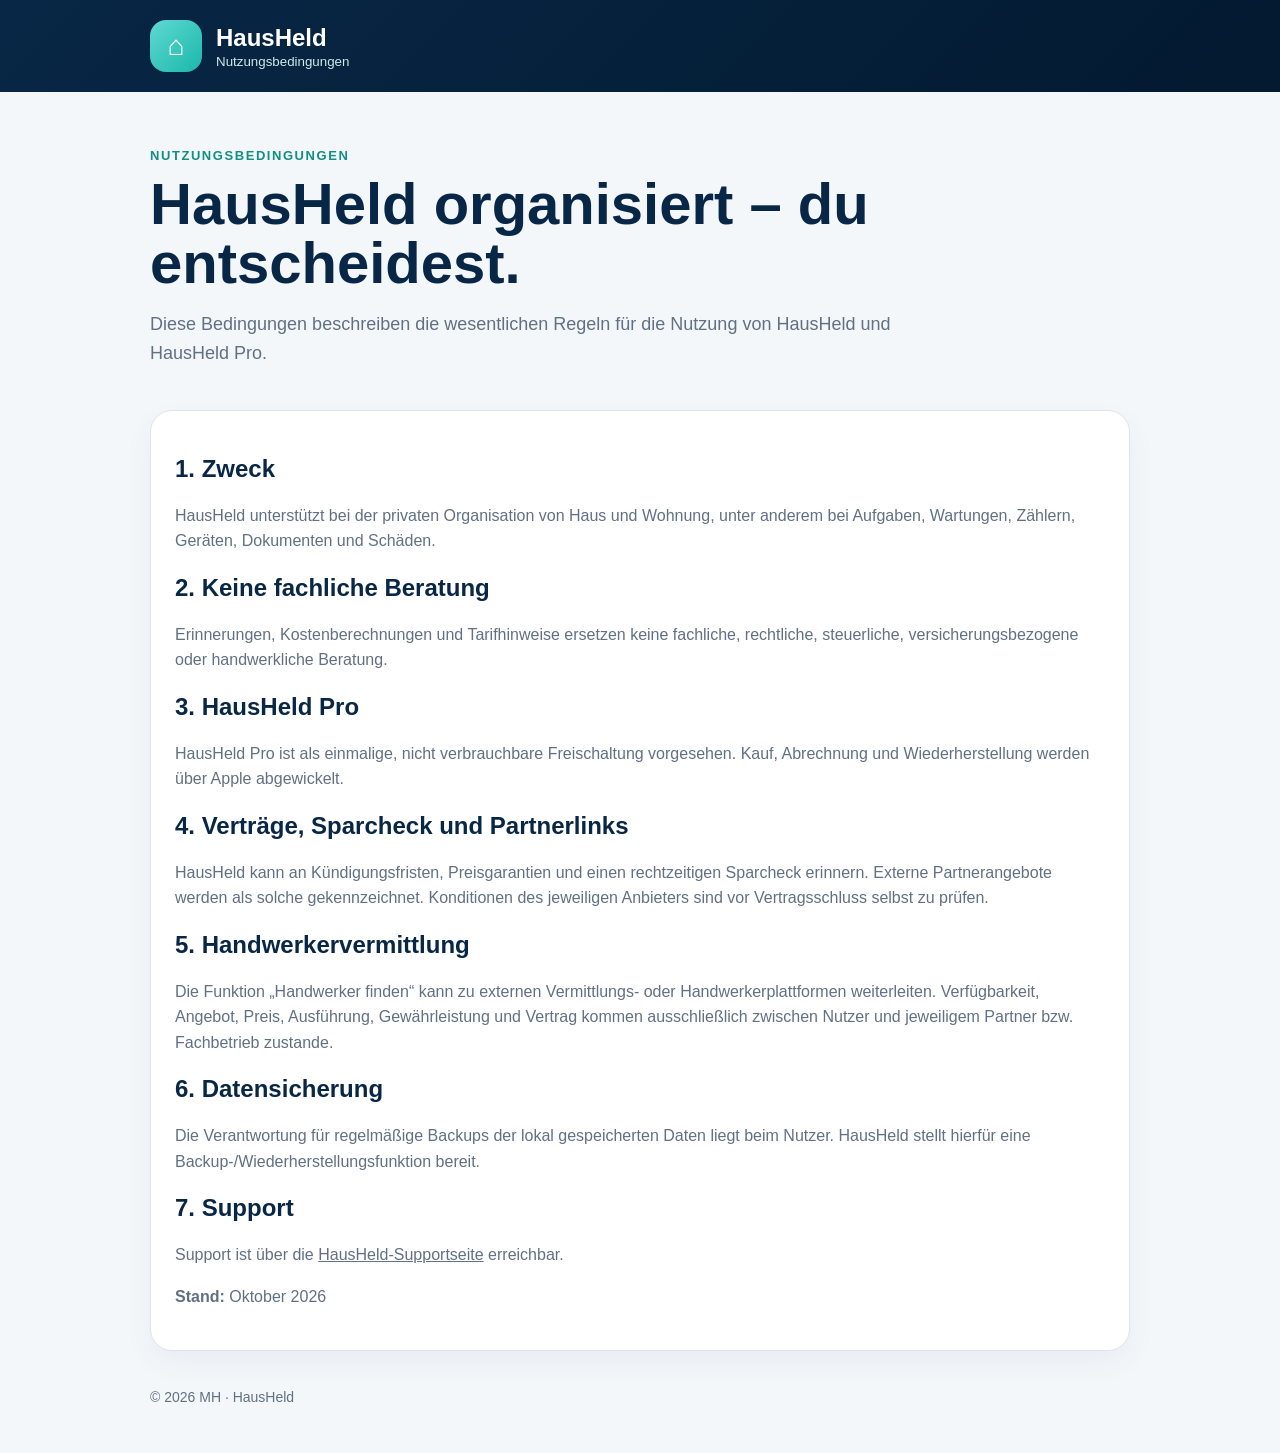
<file: hausheld/nutzungsbedingungen.html>
<!doctype html>
<html lang="de"><head><meta charset="utf-8"><meta name="viewport" content="width=device-width,initial-scale=1"><title>HausHeld Nutzungsbedingungen</title><link rel="stylesheet" href="./hausheld.css"></head>
<body><header class="top"><div class="wrap"><a class="brand" href="./support.html"><span class="mark">⌂</span><span><b>HausHeld</b><small>Nutzungsbedingungen</small></span></a></div></header>
<main class="wrap"><section class="hero"><span class="eyebrow">Nutzungsbedingungen</span><h1>HausHeld organisiert – du entscheidest.</h1><p>Diese Bedingungen beschreiben die wesentlichen Regeln für die Nutzung von HausHeld und HausHeld Pro.</p></section>
<section class="card"><h2>1. Zweck</h2><p>HausHeld unterstützt bei der privaten Organisation von Haus und Wohnung, unter anderem bei Aufgaben, Wartungen, Zählern, Geräten, Dokumenten und Schäden.</p>
<h2>2. Keine fachliche Beratung</h2><p>Erinnerungen, Kostenberechnungen und Tarifhinweise ersetzen keine fachliche, rechtliche, steuerliche, versicherungsbezogene oder handwerkliche Beratung.</p>
<h2>3. HausHeld Pro</h2><p>HausHeld Pro ist als einmalige, nicht verbrauchbare Freischaltung vorgesehen. Kauf, Abrechnung und Wiederherstellung werden über Apple abgewickelt.</p>
<h2>4. Verträge, Sparcheck und Partnerlinks</h2><p>HausHeld kann an Kündigungsfristen, Preisgarantien und einen rechtzeitigen Sparcheck erinnern. Externe Partnerangebote werden als solche gekennzeichnet. Konditionen des jeweiligen Anbieters sind vor Vertragsschluss selbst zu prüfen.</p>
<h2>5. Handwerkervermittlung</h2><p>Die Funktion „Handwerker finden“ kann zu externen Vermittlungs- oder Handwerkerplattformen weiterleiten. Verfügbarkeit, Angebot, Preis, Ausführung, Gewährleistung und Vertrag kommen ausschließlich zwischen Nutzer und jeweiligem Partner bzw. Fachbetrieb zustande.</p>
<h2>6. Datensicherung</h2><p>Die Verantwortung für regelmäßige Backups der lokal gespeicherten Daten liegt beim Nutzer. HausHeld stellt hierfür eine Backup-/Wiederherstellungsfunktion bereit.</p>
<h2>7. Support</h2><p>Support ist über die <a href="./support.html">HausHeld-Supportseite</a> erreichbar.</p><p><strong>Stand:</strong> Oktober 2026</p></section></main>
<footer><div class="wrap">© 2026 MH · HausHeld</div></footer></body></html>
</file>
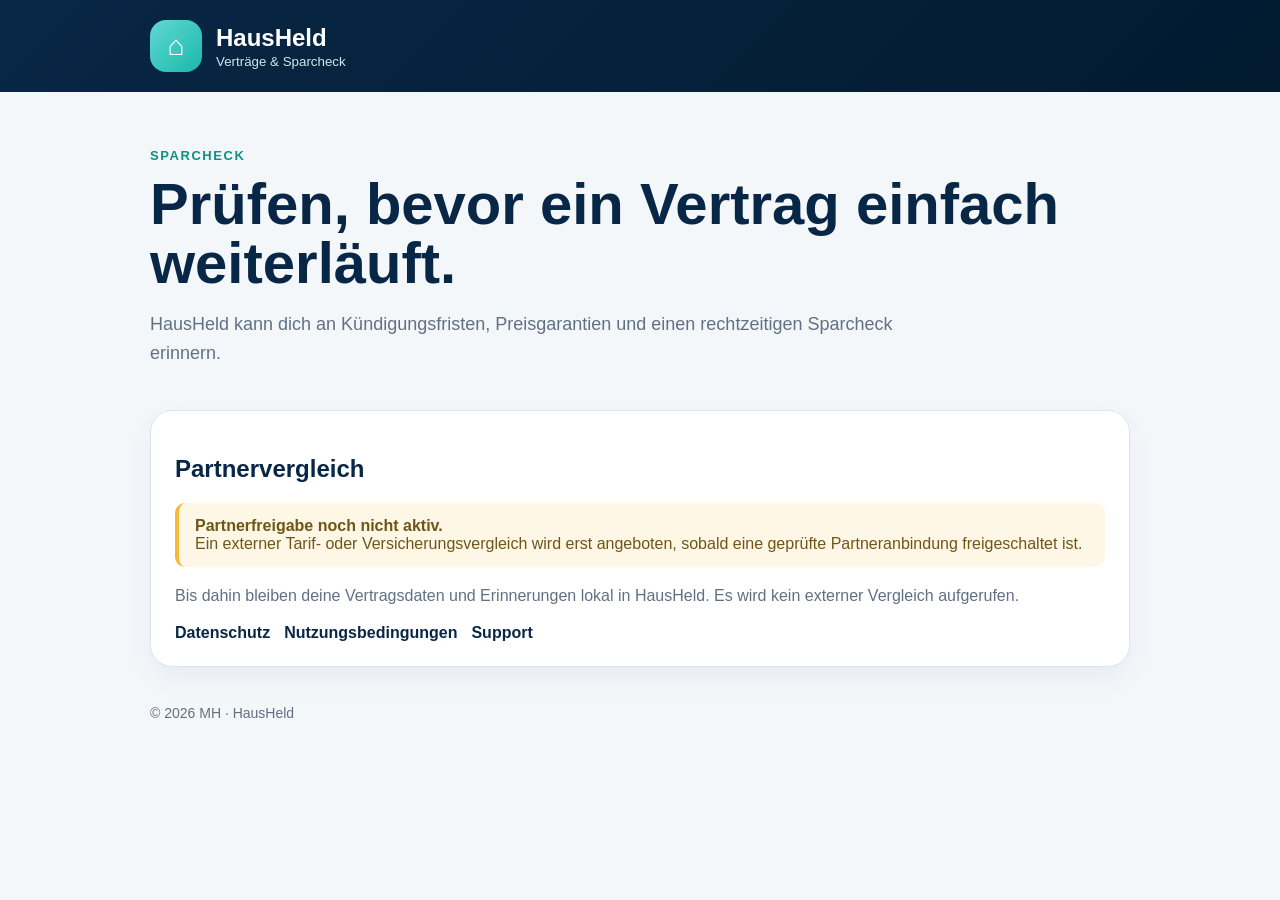
<file: hausheld/sparcheck.html>
<!doctype html>
<html lang="de"><head><meta charset="utf-8"><meta name="viewport" content="width=device-width,initial-scale=1"><title>HausHeld Sparcheck</title><link rel="stylesheet" href="./hausheld.css"></head>
<body><header class="top"><div class="wrap"><a class="brand" href="./"><span class="mark">⌂</span><span><b>HausHeld</b><small>Verträge & Sparcheck</small></span></a></div></header>
<main class="wrap"><section class="hero"><span class="eyebrow">Sparcheck</span><h1>Prüfen, bevor ein Vertrag einfach weiterläuft.</h1><p>HausHeld kann dich an Kündigungsfristen, Preisgarantien und einen rechtzeitigen Sparcheck erinnern.</p></section>
<section class="card"><h2>Partnervergleich</h2><div class="notice warning"><strong>Partnerfreigabe noch nicht aktiv.</strong><br>Ein externer Tarif- oder Versicherungsvergleich wird erst angeboten, sobald eine geprüfte Partneranbindung freigeschaltet ist.</div><p>Bis dahin bleiben deine Vertragsdaten und Erinnerungen lokal in HausHeld. Es wird kein externer Vergleich aufgerufen.</p><div class="links"><a href="./datenschutz.html">Datenschutz</a><a href="./nutzungsbedingungen.html">Nutzungsbedingungen</a><a href="./">Support</a></div></section></main>
<footer><div class="wrap">© 2026 MH · HausHeld</div></footer></body></html>
</file>
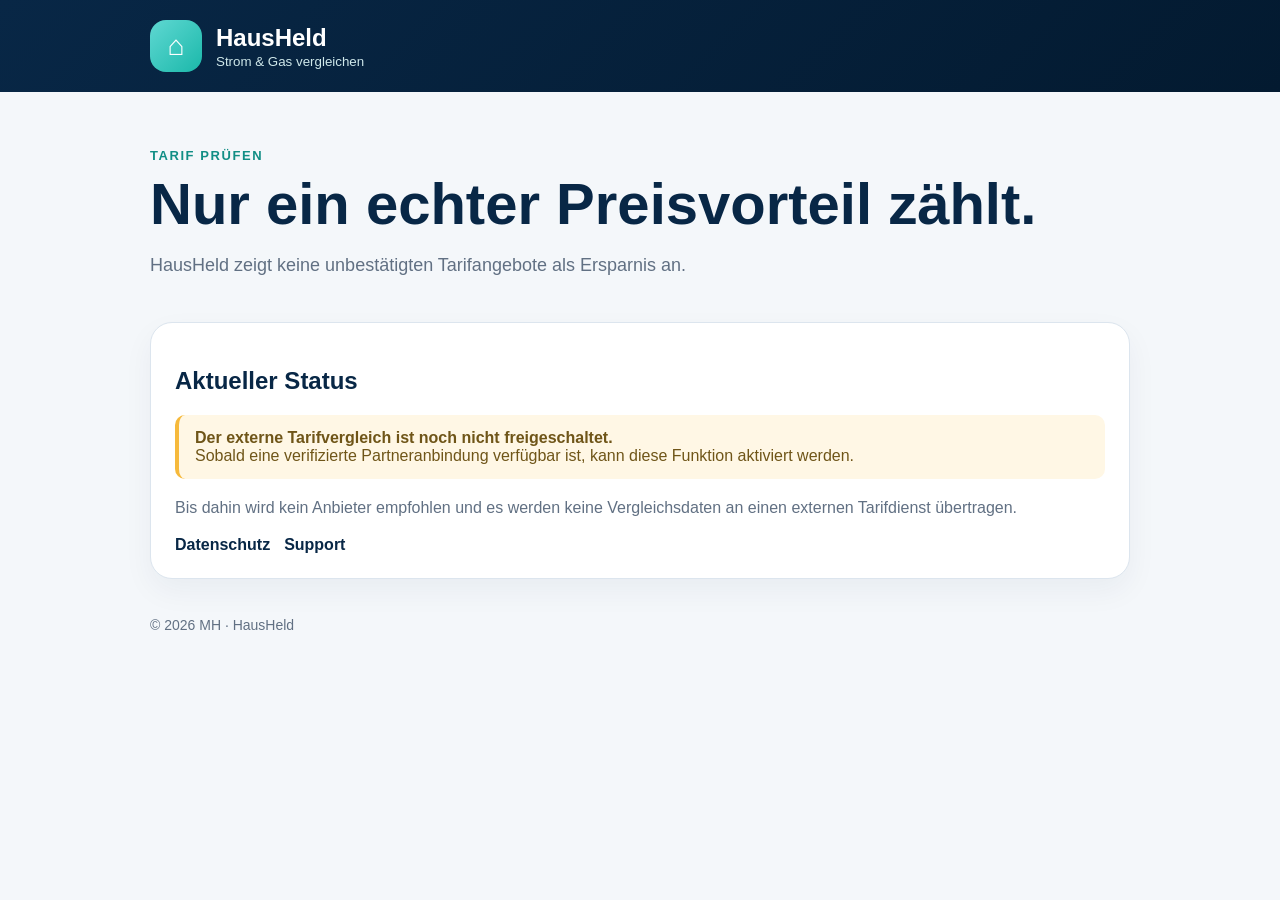
<file: hausheld/tarifvergleich.html>
<!doctype html>
<html lang="de"><head><meta charset="utf-8"><meta name="viewport" content="width=device-width,initial-scale=1"><title>HausHeld Tarifvergleich</title><link rel="stylesheet" href="./hausheld.css"></head>
<body><header class="top"><div class="wrap"><a class="brand" href="./"><span class="mark">⌂</span><span><b>HausHeld</b><small>Strom & Gas vergleichen</small></span></a></div></header>
<main class="wrap"><section class="hero"><span class="eyebrow">Tarif prüfen</span><h1>Nur ein echter Preisvorteil zählt.</h1><p>HausHeld zeigt keine unbestätigten Tarifangebote als Ersparnis an.</p></section>
<section class="card"><h2>Aktueller Status</h2><div class="notice warning"><strong>Der externe Tarifvergleich ist noch nicht freigeschaltet.</strong><br>Sobald eine verifizierte Partneranbindung verfügbar ist, kann diese Funktion aktiviert werden.</div><p>Bis dahin wird kein Anbieter empfohlen und es werden keine Vergleichsdaten an einen externen Tarifdienst übertragen.</p><div class="links"><a href="./datenschutz.html">Datenschutz</a><a href="./">Support</a></div></section></main>
<footer><div class="wrap">© 2026 MH · HausHeld</div></footer></body></html>
</file>
<file: hausheld/hausheld.css>
:root{--navy:#082746;--teal:#1bb8aa;--teal2:#5fd8d2;--bg:#f4f7fa;--card:#fff;--text:#122033;--muted:#617083;--line:#dce5ee}*{box-sizing:border-box}body{margin:0;font-family:-apple-system,BlinkMacSystemFont,"Segoe UI",sans-serif;background:var(--bg);color:var(--text)}a{color:inherit}.wrap{width:min(980px,calc(100% - 32px));margin:auto}.top{background:linear-gradient(135deg,var(--navy),#031a30);color:#fff;padding:20px 0}.brand{display:flex;align-items:center;gap:14px;text-decoration:none}.mark{width:52px;height:52px;border-radius:16px;background:linear-gradient(135deg,var(--teal2),var(--teal));display:grid;place-items:center;font-size:28px}.brand b{font-size:24px}.brand small{display:block;color:#cfe8ea;margin-top:2px}.hero{padding:54px 0 24px}.eyebrow{font-size:13px;font-weight:800;letter-spacing:.12em;text-transform:uppercase;color:#118e85}.hero h1{font-size:clamp(34px,6vw,58px);line-height:1.02;margin:10px 0 14px;color:var(--navy)}.hero p{font-size:18px;line-height:1.6;color:var(--muted);max-width:760px}.grid{display:grid;grid-template-columns:repeat(2,minmax(0,1fr));gap:18px}.card{background:var(--card);border:1px solid var(--line);border-radius:22px;padding:24px;box-shadow:0 12px 30px #0827460d}.card h2,.card h3{color:var(--navy)}.card p,.card li{line-height:1.6;color:var(--muted)}.btn{display:inline-flex;align-items:center;justify-content:center;border:0;border-radius:12px;padding:13px 18px;font-weight:800;text-decoration:none}.btn.primary{background:var(--navy);color:white}.muted{color:var(--muted)}footer{padding:38px 0 48px;color:var(--muted);font-size:14px}.links{display:flex;gap:14px;flex-wrap:wrap;margin-top:14px}.links a{text-decoration:none;color:var(--navy);font-weight:700}@media(max-width:700px){.grid{grid-template-columns:1fr}.hero{padding-top:36px}.card{padding:19px}}.notice{border-left:4px solid var(--teal);background:#eaf9f7;padding:14px 16px;border-radius:10px;color:#315d5a}.warning{border-left-color:#f6b93b;background:#fff7e5;color:#6f5518}
</file>
